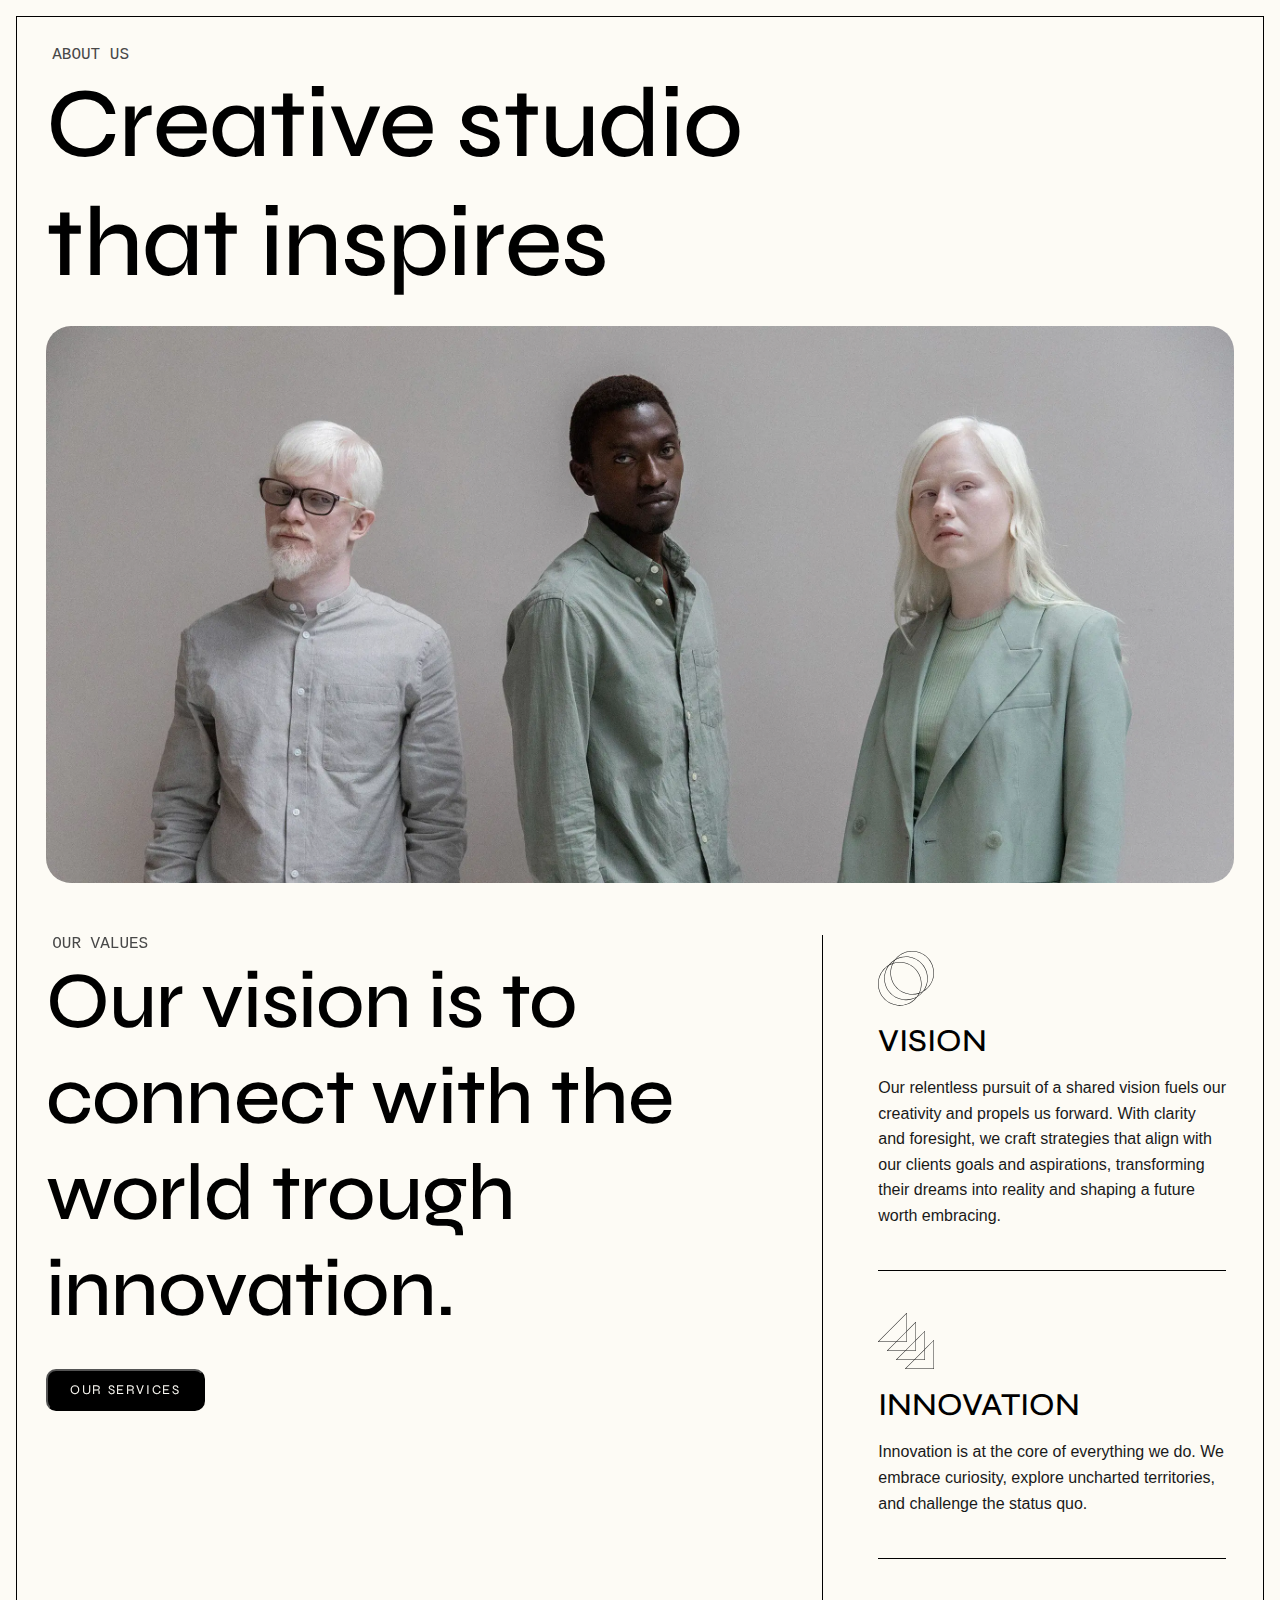
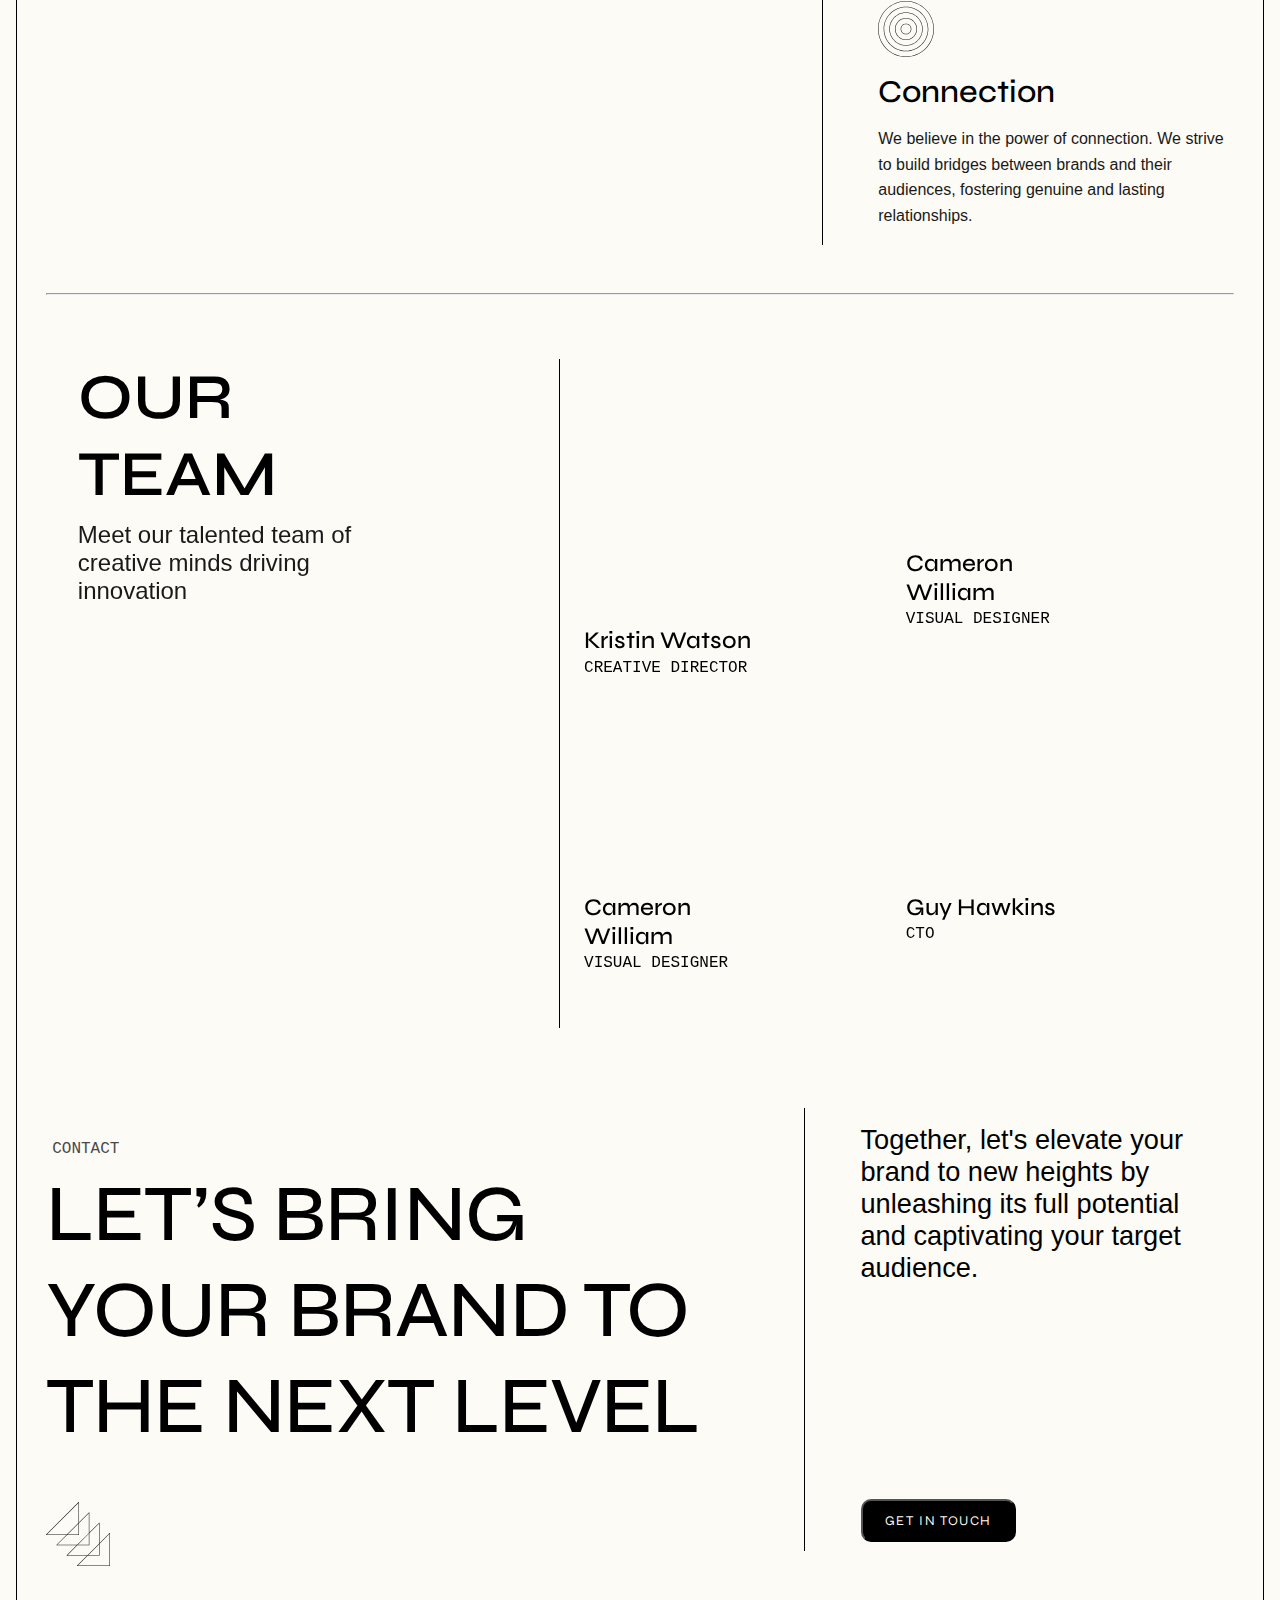
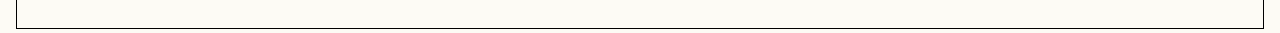
<file: index.html>
<!DOCTYPE html>
<html lang="en">

<head>
    <meta charset="UTF-8">
    <meta name="viewport" content="width=device-width, initial-scale=1.0">
    <title>Fylla Framer Website</title>
    <link rel="stylesheet" href="style.css">
    <link rel="preconnect" href="https://fonts.googleapis.com">
    <link rel="preconnect" href="https://fonts.gstatic.com" crossorigin>
    <link
        href="https://fonts.googleapis.com/css2?family=Atkinson+Hyperlegible+Mono:ital,wght@0,200..800;1,200..800&family=Syne:wght@400..800&display=swap"
        rel="stylesheet">
</head>

<body>

    <main>

        <section class="view-1">
            <div>
                <h1>About Us</h1>
                <h2>Creative studio <br> that inspires</h2>
            </div>
            <div class="pic">
                <img src="images/gMa1QTwfTREWorQeS8C1FpL4t8 (1).webp" alt="">
            </div>
        </section>

        <section class="view-2">
            <div class="top">

                <div class="text">
                    <div>
                        <p>OUR VALUES</p>
                        <h1>Our vision is to connect with the world trough innovation.</h1>

                    </div>

                    <button>OUR SERVICES</button>
                </div>

            </div>
            <div id="line"></div>
            <div class="bottom">
                <div class="box">
                    <svg viewBox="0 0 60 59" id="svg10492846895">
                        <path
                            d="M 60 23.371 C 60 10.485 49.52 0 36.64 0 C 35.747 0 34.855 0.052 33.967 0.155 C 33.077 0.257 32.198 0.41 31.326 0.613 C 30.455 0.818 29.6 1.071 28.758 1.373 C 27.916 1.675 27.094 2.026 26.293 2.423 C 25.49 2.819 24.715 3.261 23.964 3.748 C 23.213 4.233 22.492 4.761 21.802 5.331 C 21.112 5.899 20.457 6.506 19.836 7.152 C 19.215 7.796 18.634 8.473 18.092 9.185 C 15.498 10.729 13.285 12.698 11.452 15.095 C 10.584 15.611 9.751 16.179 8.957 16.801 C 8.162 17.424 7.411 18.096 6.704 18.816 C 5.997 19.535 5.339 20.299 4.73 21.104 C 4.122 21.91 3.566 22.75 3.067 23.627 C 2.567 24.505 2.126 25.411 1.744 26.344 C 1.361 27.28 1.04 28.234 0.782 29.21 C 0.522 30.186 0.328 31.175 0.197 32.176 C 0.067 33.177 0.002 34.183 0 35.193 C 0 48.079 10.48 58.563 23.36 58.563 C 24.255 58.563 25.145 58.511 26.035 58.409 C 26.923 58.306 27.802 58.153 28.674 57.949 C 29.545 57.746 30.4 57.493 31.242 57.189 C 32.084 56.887 32.906 56.538 33.707 56.141 C 34.51 55.744 35.285 55.303 36.036 54.816 C 36.787 54.33 37.508 53.803 38.198 53.233 C 38.888 52.664 39.543 52.057 40.164 51.413 C 40.785 50.768 41.366 50.089 41.908 49.377 C 44.5 47.834 46.714 45.864 48.548 43.468 C 49.416 42.953 50.249 42.384 51.043 41.761 C 51.838 41.139 52.589 40.468 53.296 39.747 C 54.003 39.027 54.661 38.264 55.27 37.46 C 55.878 36.654 56.434 35.813 56.933 34.935 C 57.433 34.058 57.874 33.152 58.256 32.218 C 58.639 31.284 58.96 30.328 59.218 29.352 C 59.478 28.376 59.672 27.388 59.803 26.387 C 59.933 25.386 59.998 24.38 60 23.371 Z M 17.206 10.419 C 16.626 11.289 16.107 12.193 15.647 13.133 C 14.665 13.479 13.709 13.887 12.78 14.361 C 14.084 12.855 15.561 11.541 17.206 10.419 Z M 36.634 46.171 C 24.067 46.171 13.842 35.941 13.842 23.368 C 13.842 21.677 14.028 20.006 14.402 18.356 C 14.774 16.706 15.325 15.118 16.053 13.591 C 18.423 12.787 20.859 12.387 23.36 12.39 C 35.925 12.39 46.152 22.619 46.152 35.193 C 46.154 36.884 45.967 38.556 45.595 40.207 C 45.223 41.857 44.674 43.446 43.945 44.973 C 41.577 45.777 39.141 46.176 36.64 46.174 Z M 43.582 45.681 C 42.986 46.828 42.298 47.915 41.517 48.944 C 39.772 49.973 37.921 50.754 35.964 51.287 C 34.009 51.819 32.018 52.085 29.992 52.082 C 17.424 52.082 7.2 41.854 7.2 29.279 C 7.199 28.046 7.297 26.82 7.496 25.603 C 7.694 24.386 7.99 23.193 8.384 22.023 C 8.777 20.854 9.262 19.725 9.839 18.634 C 10.418 17.544 11.079 16.509 11.825 15.526 C 12.935 14.873 14.092 14.317 15.296 13.861 C 13.945 16.886 13.271 20.053 13.272 23.366 C 13.272 36.252 23.753 46.737 36.632 46.737 C 39.005 46.74 41.325 46.388 43.59 45.683 Z M 46.71 35.19 C 46.71 22.304 36.23 11.819 23.35 11.819 C 20.981 11.818 18.666 12.17 16.402 12.875 C 17 11.73 17.688 10.641 18.467 9.612 C 20.213 8.583 22.065 7.802 24.02 7.27 C 25.975 6.737 27.966 6.473 29.992 6.476 C 42.559 6.476 52.784 16.704 52.784 29.277 C 52.786 30.51 52.687 31.736 52.489 32.953 C 52.29 34.172 51.994 35.365 51.602 36.534 C 51.208 37.704 50.723 38.833 50.145 39.923 C 49.568 41.014 48.905 42.049 48.159 43.031 C 47.05 43.685 45.892 44.239 44.688 44.696 C 46.041 41.674 46.718 38.506 46.718 35.193 Z M 23.36 57.995 C 10.791 57.995 0.568 47.765 0.568 35.193 C 0.568 34.266 0.624 33.343 0.737 32.421 C 0.849 31.502 1.018 30.593 1.242 29.693 C 1.466 28.792 1.744 27.91 2.074 27.045 C 2.406 26.179 2.789 25.337 3.224 24.517 C 3.657 23.699 4.139 22.909 4.669 22.149 C 5.199 21.389 5.775 20.665 6.393 19.975 C 7.012 19.285 7.671 18.634 8.369 18.026 C 9.066 17.416 9.8 16.851 10.566 16.33 C 9.284 18.247 8.309 20.307 7.64 22.514 C 6.972 24.719 6.639 26.975 6.642 29.281 C 6.642 42.166 17.12 52.651 30 52.651 C 31.839 52.653 33.652 52.44 35.442 52.01 C 37.23 51.581 38.943 50.95 40.582 50.113 C 40.048 50.729 39.485 51.316 38.889 51.872 C 38.295 52.428 37.671 52.95 37.02 53.44 C 36.368 53.929 35.692 54.381 34.993 54.797 C 34.292 55.215 33.573 55.592 32.831 55.932 C 32.09 56.271 31.334 56.568 30.56 56.826 C 29.787 57.084 29.004 57.3 28.207 57.474 C 27.411 57.647 26.607 57.777 25.797 57.865 C 24.987 57.953 24.175 57.995 23.36 57.995 Z M 42.786 48.142 C 43.368 47.274 43.887 46.368 44.345 45.428 C 45.332 45.084 46.29 44.675 47.22 44.201 C 45.916 45.708 44.439 47.02 42.794 48.142 Z M 49.427 42.232 C 50.709 40.316 51.685 38.254 52.353 36.049 C 53.02 33.842 53.354 31.586 53.352 29.28 C 53.352 16.394 42.873 5.913 29.992 5.913 C 28.154 5.91 26.34 6.122 24.552 6.552 C 22.762 6.981 21.05 7.613 19.412 8.45 C 19.944 7.834 20.508 7.247 21.104 6.69 C 21.7 6.133 22.324 5.611 22.975 5.121 C 23.627 4.632 24.305 4.18 25.004 3.762 C 25.705 3.346 26.426 2.969 27.167 2.629 C 27.909 2.29 28.666 1.991 29.438 1.735 C 30.211 1.477 30.996 1.261 31.793 1.087 C 32.589 0.915 33.393 0.784 34.203 0.698 C 35.013 0.61 35.825 0.568 36.64 0.568 C 49.205 0.568 59.432 10.796 59.432 23.371 C 59.432 24.297 59.376 25.221 59.263 26.141 C 59.151 27.061 58.982 27.971 58.758 28.871 C 58.534 29.77 58.256 30.652 57.926 31.519 C 57.594 32.384 57.211 33.225 56.778 34.045 C 56.343 34.863 55.861 35.653 55.331 36.413 C 54.801 37.173 54.225 37.898 53.607 38.589 C 52.988 39.279 52.329 39.928 51.631 40.538 C 50.934 41.147 50.2 41.711 49.434 42.232 Z"
                            fill="var(--token-efbc6c56-80fe-4475-9b37-9684d6e92632, rgb(25, 25, 25))"></path>
                    </svg>
                    <h1>VISION</h1>
                    <h2>Our relentless pursuit of a shared vision fuels our creativity and propels us forward. With
                        clarity and foresight, we craft strategies that align with our clients goals and aspirations,
                        transforming their dreams into reality and shaping a future worth embracing.</h2>
                </div>
                <div id="line"></div>
                <div class="box">
                    <svg viewBox="0 0 60 61" id="svg8805052374">
                        <path
                            d="M 59.85 29.056 C 59.75 29.014 59.66 29.031 59.584 29.107 L 50.317 38.374 L 50.317 19.597 C 50.317 19.489 50.266 19.414 50.166 19.373 C 50.065 19.331 49.976 19.348 49.9 19.425 L 40.633 28.692 L 40.633 9.914 C 40.625 9.812 40.574 9.742 40.48 9.706 C 40.384 9.669 40.3 9.684 40.225 9.753 L 30.958 19.02 L 30.958 0.242 C 30.955 0.136 30.905 0.063 30.808 0.022 C 30.71 -0.019 30.622 -0.003 30.545 0.07 L 0.07 30.558 C -0.003 30.635 -0.019 30.722 0.022 30.819 C 0.063 30.918 0.136 30.968 0.242 30.969 L 19.009 30.969 L 9.753 40.236 C 9.676 40.313 9.659 40.402 9.7 40.502 C 9.742 40.602 9.817 40.652 9.925 40.652 L 28.688 40.652 L 19.429 49.919 C 19.353 49.997 19.336 50.084 19.376 50.184 C 19.418 50.284 19.492 50.334 19.601 50.334 L 38.368 50.334 L 29.107 59.601 C 29.032 59.679 29.014 59.767 29.056 59.867 C 29.096 59.967 29.171 60.017 29.279 60.017 L 59.756 60.017 C 59.823 60.017 59.881 59.993 59.928 59.947 C 59.976 59.898 60 59.842 60 59.773 L 60 29.29 C 60.004 29.178 59.954 29.1 59.85 29.056 Z M 0.832 30.481 L 30.475 0.832 L 30.475 19.508 L 19.497 30.481 Z M 30.475 20.187 L 30.475 30.481 L 20.186 30.481 Z M 10.511 40.165 L 19.698 30.969 L 30.719 30.969 C 30.786 30.969 30.844 30.946 30.891 30.899 C 30.939 30.85 30.963 30.792 30.963 30.725 L 30.963 19.704 L 40.155 10.51 L 40.155 29.184 L 29.179 40.165 Z M 40.155 29.872 L 40.155 40.164 L 29.865 40.164 Z M 20.189 49.845 L 29.378 40.653 L 40.398 40.653 C 40.466 40.653 40.522 40.63 40.57 40.581 C 40.617 40.534 40.642 40.477 40.642 40.409 L 40.642 29.384 L 49.833 20.187 L 49.833 38.862 L 38.859 49.845 Z M 49.832 39.553 L 49.832 49.845 L 39.545 49.845 Z M 59.512 59.525 L 29.873 59.525 L 39.06 50.333 L 50.076 50.333 C 50.144 50.333 50.201 50.309 50.25 50.261 C 50.297 50.214 50.32 50.156 50.32 50.089 L 50.32 39.065 L 59.512 29.872 Z"
                            fill="var(--token-efbc6c56-80fe-4475-9b37-9684d6e92632, rgb(25, 25, 25))"></path>
                    </svg>
                    <h1>INNOVATION</h1>
                    <h2>Innovation is at the core of everything we do. We embrace curiosity, explore uncharted
                        territories, and challenge the status quo.</h2>
                </div>
                <div id="line"></div>
                <div class="box">
                    <svg viewBox="0 0 60 60" id="svg10648148794">
                        <path
                            d="M 30 60.002 C 13.457 60.002 0 46.543 0 30.002 C 0 13.46 13.457 0 30 0 C 46.543 0 60 13.459 60 30.002 C 60 46.544 46.541 60.002 30 60.002 Z M 30 0.589 C 13.784 0.589 0.587 13.785 0.587 30.002 C 0.587 46.219 13.784 59.412 30 59.412 C 46.218 59.412 59.411 46.219 59.411 30.002 C 59.411 13.785 46.218 0.589 30 0.589 Z M 30 53.941 C 16.799 53.941 6.062 43.201 6.062 30.002 C 6.062 16.802 16.799 6.064 30 6.064 C 43.201 6.064 53.939 16.801 53.939 30.002 C 53.939 43.202 43.199 53.941 30 53.941 Z M 30 6.653 C 17.126 6.653 6.651 17.127 6.651 30.002 C 6.651 42.878 17.126 53.352 30 53.352 C 42.876 53.352 53.35 42.876 53.35 30.002 C 53.35 17.129 42.874 6.653 30 6.653 Z M 30 47.877 C 29.416 47.877 28.831 47.849 28.248 47.791 C 27.666 47.734 27.088 47.649 26.513 47.534 C 25.939 47.419 25.371 47.277 24.811 47.109 C 24.25 46.938 23.7 46.741 23.16 46.516 C 22.618 46.293 22.089 46.043 21.572 45.766 C 21.057 45.491 20.555 45.19 20.068 44.865 C 19.582 44.54 19.111 44.191 18.658 43.82 C 18.207 43.449 17.772 43.056 17.358 42.642 C 16.944 42.228 16.552 41.795 16.18 41.342 C 15.809 40.89 15.46 40.42 15.135 39.932 C 14.81 39.446 14.51 38.945 14.234 38.428 C 13.957 37.912 13.707 37.382 13.484 36.842 C 13.259 36.301 13.062 35.751 12.891 35.19 C 12.723 34.629 12.581 34.062 12.466 33.489 C 12.351 32.914 12.266 32.336 12.209 31.753 C 12.151 31.17 12.123 30.586 12.123 30 C 12.123 29.416 12.151 28.831 12.209 28.249 C 12.265 27.666 12.351 27.088 12.465 26.513 C 12.581 25.939 12.721 25.372 12.891 24.811 C 13.062 24.252 13.259 23.7 13.482 23.16 C 13.707 22.619 13.957 22.09 14.234 21.574 C 14.509 21.057 14.81 20.555 15.135 20.069 C 15.46 19.582 15.809 19.113 16.18 18.66 C 16.551 18.207 16.944 17.774 17.358 17.36 C 17.772 16.946 18.205 16.554 18.658 16.182 C 19.11 15.81 19.58 15.462 20.068 15.137 C 20.554 14.812 21.055 14.51 21.572 14.235 C 22.088 13.959 22.618 13.709 23.158 13.485 C 23.699 13.26 24.249 13.063 24.81 12.893 C 25.371 12.724 25.938 12.582 26.511 12.468 C 27.086 12.353 27.664 12.267 28.247 12.21 C 28.83 12.153 29.414 12.124 29.998 12.124 C 30.584 12.124 31.169 12.153 31.751 12.21 C 32.334 12.267 32.912 12.353 33.487 12.467 C 34.061 12.582 34.628 12.723 35.189 12.893 C 35.748 13.063 36.3 13.26 36.84 13.484 C 37.381 13.709 37.91 13.959 38.426 14.235 C 38.943 14.51 39.445 14.812 39.931 15.137 C 40.418 15.462 40.887 15.81 41.34 16.182 C 41.793 16.554 42.226 16.946 42.64 17.36 C 43.054 17.774 43.446 18.207 43.818 18.66 C 44.19 19.113 44.538 19.582 44.863 20.069 C 45.188 20.557 45.49 21.058 45.765 21.574 C 46.041 22.091 46.291 22.619 46.515 23.16 C 46.74 23.702 46.937 24.252 47.107 24.813 C 47.276 25.372 47.418 25.939 47.532 26.514 C 47.646 27.089 47.732 27.667 47.79 28.25 C 47.847 28.833 47.876 29.417 47.876 30.002 C 47.876 30.588 47.846 31.172 47.788 31.753 C 47.73 32.336 47.644 32.914 47.529 33.487 C 47.415 34.062 47.272 34.629 47.102 35.189 C 46.932 35.748 46.733 36.3 46.51 36.84 C 46.285 37.381 46.035 37.909 45.759 38.425 C 45.484 38.94 45.182 39.442 44.857 39.928 C 44.532 40.415 44.184 40.884 43.812 41.337 C 43.441 41.788 43.048 42.223 42.634 42.635 C 42.221 43.049 41.787 43.443 41.335 43.813 C 40.882 44.185 40.413 44.534 39.926 44.859 C 39.44 45.184 38.939 45.485 38.423 45.76 C 37.907 46.037 37.379 46.287 36.839 46.512 C 36.298 46.735 35.747 46.934 35.187 47.104 C 34.628 47.274 34.061 47.416 33.486 47.53 C 32.912 47.646 32.334 47.732 31.751 47.79 C 31.17 47.848 30.586 47.877 30 47.877 Z M 30 12.715 C 29.434 12.715 28.869 12.742 28.306 12.798 C 27.742 12.853 27.183 12.935 26.628 13.046 C 26.072 13.157 25.524 13.295 24.981 13.459 C 24.439 13.623 23.908 13.813 23.385 14.031 C 22.861 14.246 22.35 14.488 21.85 14.756 C 21.35 15.023 20.866 15.313 20.396 15.627 C 19.924 15.943 19.471 16.279 19.032 16.638 C 18.594 16.998 18.176 17.377 17.776 17.777 C 17.374 18.177 16.994 18.598 16.635 19.035 C 16.277 19.472 15.94 19.927 15.626 20.397 C 15.31 20.868 15.019 21.354 14.752 21.852 C 14.485 22.352 14.245 22.863 14.027 23.386 C 13.81 23.91 13.62 24.443 13.455 24.983 C 13.291 25.525 13.154 26.074 13.043 26.63 C 12.934 27.185 12.849 27.744 12.795 28.308 C 12.738 28.87 12.712 29.436 12.712 30.002 C 12.712 30.569 12.738 31.133 12.795 31.697 C 12.849 32.261 12.932 32.82 13.043 33.375 C 13.154 33.93 13.291 34.48 13.455 35.02 C 13.62 35.562 13.81 36.095 14.027 36.618 C 14.243 37.14 14.485 37.653 14.752 38.151 C 15.019 38.651 15.31 39.136 15.624 39.607 C 15.94 40.078 16.276 40.532 16.635 40.97 C 16.994 41.407 17.374 41.826 17.774 42.226 C 18.176 42.628 18.594 43.007 19.032 43.367 C 19.469 43.726 19.924 44.062 20.394 44.376 C 20.864 44.691 21.35 44.982 21.849 45.249 C 22.349 45.516 22.86 45.757 23.383 45.974 C 23.907 46.191 24.439 46.382 24.98 46.546 C 25.522 46.71 26.07 46.848 26.627 46.959 C 27.181 47.068 27.741 47.151 28.305 47.207 C 28.869 47.262 29.433 47.29 29.998 47.29 C 30.566 47.29 31.13 47.262 31.694 47.207 C 32.258 47.151 32.817 47.068 33.372 46.959 C 33.928 46.848 34.476 46.71 35.017 46.546 C 35.559 46.382 36.092 46.191 36.615 45.974 C 37.139 45.757 37.65 45.516 38.148 45.249 C 38.648 44.982 39.132 44.691 39.604 44.377 C 40.074 44.062 40.529 43.726 40.967 43.367 C 41.404 43.007 41.823 42.628 42.223 42.228 C 42.624 41.826 43.004 41.407 43.363 40.97 C 43.723 40.532 44.059 40.078 44.374 39.607 C 44.688 39.136 44.979 38.651 45.246 38.151 C 45.513 37.653 45.754 37.142 45.971 36.618 C 46.188 36.095 46.379 35.562 46.543 35.02 C 46.707 34.48 46.844 33.93 46.955 33.375 C 47.065 32.82 47.149 32.261 47.204 31.697 C 47.26 31.133 47.287 30.569 47.287 30.002 C 47.287 29.436 47.258 28.872 47.202 28.308 C 47.146 27.745 47.063 27.186 46.952 26.631 C 46.841 26.075 46.704 25.528 46.538 24.986 C 46.374 24.444 46.183 23.913 45.966 23.389 C 45.749 22.868 45.507 22.357 45.24 21.857 C 44.973 21.358 44.682 20.872 44.368 20.402 C 44.054 19.932 43.716 19.479 43.357 19.041 C 42.998 18.604 42.618 18.183 42.218 17.783 C 41.818 17.384 41.399 17.004 40.962 16.644 C 40.524 16.285 40.071 15.949 39.599 15.634 C 39.129 15.32 38.645 15.029 38.146 14.762 C 37.646 14.495 37.136 14.252 36.614 14.035 C 36.09 13.818 35.557 13.627 35.017 13.463 C 34.475 13.299 33.926 13.16 33.372 13.049 C 32.817 12.938 32.258 12.856 31.695 12.799 C 31.131 12.743 30.567 12.715 30 12.715 Z M 30 41.815 C 29.614 41.815 29.228 41.796 28.842 41.757 C 28.458 41.72 28.075 41.663 27.695 41.588 C 27.316 41.512 26.941 41.418 26.57 41.306 C 26.2 41.193 25.836 41.063 25.48 40.915 C 25.122 40.768 24.772 40.603 24.431 40.42 C 24.089 40.237 23.758 40.038 23.436 39.824 C 23.114 39.609 22.803 39.379 22.505 39.134 C 22.207 38.887 21.919 38.628 21.646 38.354 C 21.372 38.081 21.113 37.795 20.868 37.495 C 20.622 37.196 20.391 36.886 20.177 36.564 C 19.961 36.243 19.763 35.911 19.58 35.57 C 19.397 35.229 19.233 34.879 19.085 34.522 C 18.936 34.164 18.807 33.8 18.694 33.429 C 18.582 33.059 18.488 32.686 18.413 32.306 C 18.336 31.926 18.28 31.544 18.243 31.159 C 18.204 30.773 18.185 30.387 18.185 30 C 18.185 29.614 18.204 29.228 18.243 28.842 C 18.28 28.458 18.336 28.075 18.411 27.695 C 18.488 27.316 18.582 26.942 18.694 26.572 C 18.807 26.202 18.936 25.838 19.085 25.48 C 19.232 25.122 19.397 24.774 19.58 24.431 C 19.763 24.091 19.961 23.76 20.175 23.438 C 20.391 23.116 20.621 22.805 20.866 22.507 C 21.111 22.207 21.372 21.921 21.646 21.647 C 21.919 21.374 22.205 21.114 22.503 20.869 C 22.803 20.622 23.114 20.393 23.435 20.177 C 23.757 19.963 24.089 19.765 24.43 19.582 C 24.771 19.399 25.121 19.235 25.478 19.086 C 25.836 18.938 26.199 18.808 26.569 18.696 C 26.939 18.583 27.314 18.49 27.694 18.413 C 28.073 18.338 28.456 18.282 28.841 18.244 C 29.227 18.205 29.612 18.187 29.998 18.187 C 30.386 18.187 30.772 18.205 31.158 18.244 C 31.542 18.282 31.925 18.338 32.305 18.413 C 32.683 18.49 33.058 18.583 33.428 18.696 C 33.798 18.808 34.162 18.938 34.52 19.086 C 34.878 19.233 35.226 19.399 35.568 19.582 C 35.909 19.765 36.24 19.963 36.562 20.177 C 36.884 20.393 37.195 20.622 37.493 20.868 C 37.793 21.114 38.079 21.374 38.353 21.647 C 38.626 21.921 38.885 22.207 39.131 22.507 C 39.376 22.805 39.607 23.116 39.821 23.438 C 40.037 23.76 40.235 24.091 40.418 24.431 C 40.601 24.774 40.765 25.122 40.913 25.48 C 41.062 25.838 41.192 26.202 41.304 26.572 C 41.417 26.942 41.51 27.317 41.585 27.697 C 41.662 28.077 41.718 28.459 41.756 28.844 C 41.795 29.23 41.813 29.616 41.813 30.002 C 41.812 30.389 41.793 30.775 41.756 31.159 C 41.717 31.544 41.66 31.926 41.584 32.306 C 41.509 32.684 41.413 33.059 41.301 33.429 C 41.188 33.8 41.059 34.164 40.91 34.52 C 40.762 34.878 40.596 35.226 40.415 35.568 C 40.232 35.909 40.034 36.24 39.818 36.562 C 39.603 36.882 39.373 37.193 39.128 37.492 C 38.882 37.792 38.623 38.078 38.35 38.351 C 38.076 38.624 37.79 38.884 37.49 39.129 C 37.192 39.374 36.881 39.604 36.561 39.82 C 36.239 40.035 35.907 40.234 35.567 40.415 C 35.225 40.598 34.876 40.763 34.518 40.912 C 34.162 41.06 33.798 41.19 33.428 41.302 C 33.058 41.415 32.683 41.51 32.305 41.585 C 31.925 41.662 31.542 41.718 31.158 41.757 C 30.773 41.795 30.387 41.813 30 41.815 Z M 30 18.777 C 29.633 18.777 29.266 18.796 28.9 18.832 C 28.535 18.868 28.17 18.921 27.811 18.993 C 27.45 19.065 27.094 19.154 26.742 19.26 C 26.389 19.368 26.044 19.491 25.705 19.632 C 25.364 19.772 25.033 19.929 24.708 20.102 C 24.385 20.275 24.069 20.465 23.764 20.669 C 23.458 20.872 23.163 21.091 22.879 21.325 C 22.594 21.558 22.322 21.805 22.063 22.064 C 21.802 22.325 21.555 22.597 21.322 22.882 C 21.09 23.164 20.871 23.46 20.666 23.766 C 20.461 24.072 20.274 24.386 20.101 24.711 C 19.927 25.035 19.769 25.367 19.629 25.706 C 19.488 26.045 19.365 26.392 19.258 26.744 C 19.151 27.095 19.062 27.452 18.99 27.813 C 18.918 28.173 18.865 28.536 18.829 28.902 C 18.793 29.267 18.774 29.634 18.774 30.002 C 18.774 30.37 18.793 30.736 18.829 31.103 C 18.865 31.469 18.918 31.831 18.99 32.192 C 19.062 32.553 19.151 32.909 19.257 33.261 C 19.365 33.612 19.488 33.958 19.629 34.298 C 19.769 34.637 19.926 34.97 20.099 35.293 C 20.272 35.618 20.461 35.932 20.666 36.239 C 20.871 36.543 21.09 36.839 21.322 37.123 C 21.555 37.407 21.802 37.679 22.061 37.939 C 22.322 38.2 22.594 38.446 22.879 38.679 C 23.163 38.912 23.457 39.131 23.763 39.335 C 24.069 39.54 24.383 39.728 24.708 39.901 C 25.032 40.074 25.364 40.232 25.703 40.373 C 26.042 40.513 26.389 40.637 26.741 40.743 C 27.092 40.851 27.449 40.94 27.81 41.012 C 28.17 41.084 28.533 41.137 28.899 41.173 C 29.264 41.209 29.631 41.227 29.998 41.227 C 30.367 41.227 30.733 41.209 31.1 41.173 C 31.466 41.137 31.828 41.084 32.189 41.012 C 32.55 40.94 32.906 40.851 33.258 40.743 C 33.609 40.637 33.955 40.513 34.295 40.373 C 34.634 40.232 34.967 40.074 35.29 39.901 C 35.615 39.729 35.929 39.54 36.236 39.335 C 36.54 39.131 36.836 38.912 37.12 38.679 C 37.404 38.446 37.676 38.2 37.937 37.94 C 38.196 37.679 38.443 37.407 38.676 37.123 C 38.909 36.839 39.128 36.545 39.332 36.239 C 39.537 35.932 39.726 35.618 39.898 35.293 C 40.071 34.97 40.229 34.637 40.37 34.298 C 40.51 33.958 40.634 33.612 40.74 33.261 C 40.848 32.909 40.937 32.553 41.009 32.192 C 41.081 31.831 41.134 31.469 41.17 31.103 C 41.206 30.736 41.224 30.37 41.224 30.002 C 41.224 29.634 41.206 29.269 41.17 28.902 C 41.132 28.536 41.079 28.173 41.007 27.813 C 40.934 27.453 40.845 27.097 40.739 26.745 C 40.631 26.394 40.507 26.049 40.367 25.708 C 40.226 25.369 40.068 25.038 39.895 24.713 C 39.721 24.389 39.534 24.075 39.329 23.769 C 39.125 23.464 38.906 23.169 38.673 22.885 C 38.44 22.6 38.193 22.328 37.934 22.069 C 37.673 21.808 37.401 21.563 37.118 21.329 C 36.834 21.096 36.539 20.877 36.234 20.672 C 35.928 20.469 35.614 20.28 35.289 20.107 C 34.965 19.933 34.634 19.775 34.294 19.635 C 33.955 19.494 33.609 19.371 33.258 19.263 C 32.906 19.157 32.55 19.068 32.189 18.994 C 31.83 18.922 31.466 18.869 31.1 18.832 C 30.734 18.796 30.369 18.777 30 18.777 Z M 30 35.753 C 29.623 35.753 29.248 35.717 28.878 35.642 C 28.508 35.568 28.148 35.459 27.8 35.315 C 27.452 35.17 27.119 34.993 26.805 34.784 C 26.492 34.575 26.202 34.336 25.935 34.068 C 25.667 33.801 25.428 33.511 25.219 33.197 C 25.01 32.883 24.831 32.551 24.688 32.203 C 24.542 31.855 24.435 31.494 24.36 31.123 C 24.286 30.753 24.25 30.38 24.25 30.002 C 24.25 29.625 24.286 29.25 24.36 28.88 C 24.435 28.509 24.542 28.15 24.688 27.802 C 24.831 27.453 25.01 27.12 25.219 26.806 C 25.428 26.494 25.667 26.203 25.935 25.936 C 26.202 25.669 26.492 25.43 26.805 25.221 C 27.119 25.011 27.452 24.833 27.8 24.689 C 28.148 24.544 28.508 24.436 28.878 24.361 C 29.248 24.288 29.623 24.252 30 24.252 C 30.378 24.252 30.751 24.288 31.122 24.361 C 31.494 24.436 31.853 24.544 32.201 24.689 C 32.55 24.833 32.881 25.011 33.195 25.221 C 33.509 25.43 33.8 25.669 34.067 25.936 C 34.334 26.203 34.573 26.494 34.783 26.806 C 34.992 27.12 35.168 27.453 35.314 27.802 C 35.457 28.15 35.567 28.509 35.64 28.88 C 35.715 29.25 35.751 29.625 35.751 30.002 C 35.751 30.38 35.714 30.753 35.64 31.123 C 35.565 31.494 35.457 31.853 35.312 32.201 C 35.167 32.551 34.99 32.883 34.781 33.195 C 34.57 33.509 34.333 33.8 34.065 34.067 C 33.798 34.334 33.508 34.572 33.194 34.783 C 32.881 34.992 32.55 35.168 32.2 35.314 C 31.851 35.459 31.492 35.567 31.122 35.642 C 30.751 35.715 30.378 35.753 30 35.753 Z M 30 24.841 C 29.661 24.841 29.327 24.874 28.994 24.939 C 28.661 25.005 28.339 25.103 28.025 25.233 C 27.713 25.363 27.414 25.522 27.133 25.71 C 26.852 25.899 26.591 26.113 26.35 26.352 C 26.111 26.592 25.897 26.853 25.708 27.135 C 25.521 27.416 25.361 27.714 25.232 28.027 C 25.102 28.339 25.003 28.663 24.938 28.995 C 24.872 29.328 24.839 29.663 24.839 30.002 C 24.839 30.341 24.872 30.677 24.938 31.009 C 25.003 31.342 25.102 31.664 25.232 31.978 C 25.361 32.291 25.521 32.589 25.708 32.87 C 25.897 33.151 26.111 33.412 26.35 33.653 C 26.591 33.892 26.852 34.106 27.133 34.294 C 27.414 34.483 27.713 34.642 28.025 34.772 C 28.339 34.901 28.661 34.998 28.994 35.065 C 29.327 35.131 29.661 35.164 30 35.164 C 30.339 35.164 30.675 35.131 31.008 35.065 C 31.341 34.998 31.662 34.901 31.977 34.772 C 32.289 34.642 32.587 34.483 32.869 34.294 C 33.15 34.106 33.411 33.892 33.651 33.653 C 33.89 33.412 34.105 33.151 34.292 32.87 C 34.481 32.589 34.64 32.291 34.77 31.978 C 34.9 31.664 34.997 31.342 35.064 31.009 C 35.129 30.677 35.162 30.341 35.162 30.002 C 35.162 29.663 35.129 29.328 35.062 28.995 C 34.997 28.663 34.898 28.341 34.769 28.028 C 34.639 27.714 34.48 27.417 34.292 27.136 C 34.103 26.853 33.889 26.592 33.65 26.353 C 33.409 26.114 33.15 25.9 32.867 25.711 C 32.586 25.524 32.289 25.364 31.975 25.235 C 31.662 25.105 31.339 25.007 31.008 24.941 C 30.675 24.874 30.339 24.841 30 24.841 Z"
                            fill="var(--token-efbc6c56-80fe-4475-9b37-9684d6e92632, rgb(25, 25, 25))"></path>
                    </svg>
                    <h1>Connection</h1>
                    <h2>We believe in the power of connection. We strive to build bridges between brands and their
                        audiences, fostering genuine and lasting relationships.</h2>
                </div>
            </div>

        </section>
        <hr>
        <section class="view-3">

            <div class="info">
                <h1>OUR TEAM</h1>
                <h2>Meet our talented team of creative minds driving innovation</h2>
            </div>
            <div id="line"></div>
            <div class="videoes">
                <div class="character">
                    <video width="320" height="240"
                        src="https://framerusercontent.com/assets/EWKyVn3Xgo37TO7FLVqDczx7c.mp4" loop="" preload="auto"
                        playsinline="" autoplay="" he muted></video>
                    <h1>Kristin Watson</h1>
                    <h2>Creative Director</h2>
                </div>
                <div class="character">
                    <video src="https://framerusercontent.com/assets/4VtDUHNewy4UgoxJDK6CAKSJML4.mp4" loop=""
                        preload="auto" muted="" playsinline="" autoplay=""></video>
                    <h1>Cameron William </h1>
                    <h2>Visual Designer</h2>
                </div>
                <div class="character">
                    <video src="https://framerusercontent.com/assets/4VtDUHNewy4UgoxJDK6CAKSJML4.mp4" loop=""
                        preload="auto" muted="" playsinline="" autoplay=""></video>
                    <h1>Cameron William </h1>
                    <h2>Visual Designer</h2>
                </div>
                <div class="character">
                    <video src="https://framerusercontent.com/assets/5AhbWLTN6huw5GjliLjNaZJDWPM.mp4" loop=""
                        preload="auto" muted="" playsinline="" autoplay=""></video>
                    <h1>Guy Hawkins</h1>
                    <h2>CTO</h2>
                </div>

            </div>

        </section>
        <section class="view-4">

            <div class="title">
                <svg viewBox="0 0 60 61" id="svg8805052374">
                    <path
                        d="M 59.85 29.056 C 59.75 29.014 59.66 29.031 59.584 29.107 L 50.317 38.374 L 50.317 19.597 C 50.317 19.489 50.266 19.414 50.166 19.373 C 50.065 19.331 49.976 19.348 49.9 19.425 L 40.633 28.692 L 40.633 9.914 C 40.625 9.812 40.574 9.742 40.48 9.706 C 40.384 9.669 40.3 9.684 40.225 9.753 L 30.958 19.02 L 30.958 0.242 C 30.955 0.136 30.905 0.063 30.808 0.022 C 30.71 -0.019 30.622 -0.003 30.545 0.07 L 0.07 30.558 C -0.003 30.635 -0.019 30.722 0.022 30.819 C 0.063 30.918 0.136 30.968 0.242 30.969 L 19.009 30.969 L 9.753 40.236 C 9.676 40.313 9.659 40.402 9.7 40.502 C 9.742 40.602 9.817 40.652 9.925 40.652 L 28.688 40.652 L 19.429 49.919 C 19.353 49.997 19.336 50.084 19.376 50.184 C 19.418 50.284 19.492 50.334 19.601 50.334 L 38.368 50.334 L 29.107 59.601 C 29.032 59.679 29.014 59.767 29.056 59.867 C 29.096 59.967 29.171 60.017 29.279 60.017 L 59.756 60.017 C 59.823 60.017 59.881 59.993 59.928 59.947 C 59.976 59.898 60 59.842 60 59.773 L 60 29.29 C 60.004 29.178 59.954 29.1 59.85 29.056 Z M 0.832 30.481 L 30.475 0.832 L 30.475 19.508 L 19.497 30.481 Z M 30.475 20.187 L 30.475 30.481 L 20.186 30.481 Z M 10.511 40.165 L 19.698 30.969 L 30.719 30.969 C 30.786 30.969 30.844 30.946 30.891 30.899 C 30.939 30.85 30.963 30.792 30.963 30.725 L 30.963 19.704 L 40.155 10.51 L 40.155 29.184 L 29.179 40.165 Z M 40.155 29.872 L 40.155 40.164 L 29.865 40.164 Z M 20.189 49.845 L 29.378 40.653 L 40.398 40.653 C 40.466 40.653 40.522 40.63 40.57 40.581 C 40.617 40.534 40.642 40.477 40.642 40.409 L 40.642 29.384 L 49.833 20.187 L 49.833 38.862 L 38.859 49.845 Z M 49.832 39.553 L 49.832 49.845 L 39.545 49.845 Z M 59.512 59.525 L 29.873 59.525 L 39.06 50.333 L 50.076 50.333 C 50.144 50.333 50.201 50.309 50.25 50.261 C 50.297 50.214 50.32 50.156 50.32 50.089 L 50.32 39.065 L 59.512 29.872 Z"
                        fill="var(--token-efbc6c56-80fe-4475-9b37-9684d6e92632, rgb(25, 25, 25))"></path>
                </svg>
                <div class="sub-title">
                    <h2>CONTACT</h2>
                    <h1>Let’s bring your brand to the next level</h1>
                </div>
                <svg class="innovationsvg" viewBox="0 0 60 61" id="svg8805052374">
                    <path
                        d="M 59.85 29.056 C 59.75 29.014 59.66 29.031 59.584 29.107 L 50.317 38.374 L 50.317 19.597 C 50.317 19.489 50.266 19.414 50.166 19.373 C 50.065 19.331 49.976 19.348 49.9 19.425 L 40.633 28.692 L 40.633 9.914 C 40.625 9.812 40.574 9.742 40.48 9.706 C 40.384 9.669 40.3 9.684 40.225 9.753 L 30.958 19.02 L 30.958 0.242 C 30.955 0.136 30.905 0.063 30.808 0.022 C 30.71 -0.019 30.622 -0.003 30.545 0.07 L 0.07 30.558 C -0.003 30.635 -0.019 30.722 0.022 30.819 C 0.063 30.918 0.136 30.968 0.242 30.969 L 19.009 30.969 L 9.753 40.236 C 9.676 40.313 9.659 40.402 9.7 40.502 C 9.742 40.602 9.817 40.652 9.925 40.652 L 28.688 40.652 L 19.429 49.919 C 19.353 49.997 19.336 50.084 19.376 50.184 C 19.418 50.284 19.492 50.334 19.601 50.334 L 38.368 50.334 L 29.107 59.601 C 29.032 59.679 29.014 59.767 29.056 59.867 C 29.096 59.967 29.171 60.017 29.279 60.017 L 59.756 60.017 C 59.823 60.017 59.881 59.993 59.928 59.947 C 59.976 59.898 60 59.842 60 59.773 L 60 29.29 C 60.004 29.178 59.954 29.1 59.85 29.056 Z M 0.832 30.481 L 30.475 0.832 L 30.475 19.508 L 19.497 30.481 Z M 30.475 20.187 L 30.475 30.481 L 20.186 30.481 Z M 10.511 40.165 L 19.698 30.969 L 30.719 30.969 C 30.786 30.969 30.844 30.946 30.891 30.899 C 30.939 30.85 30.963 30.792 30.963 30.725 L 30.963 19.704 L 40.155 10.51 L 40.155 29.184 L 29.179 40.165 Z M 40.155 29.872 L 40.155 40.164 L 29.865 40.164 Z M 20.189 49.845 L 29.378 40.653 L 40.398 40.653 C 40.466 40.653 40.522 40.63 40.57 40.581 C 40.617 40.534 40.642 40.477 40.642 40.409 L 40.642 29.384 L 49.833 20.187 L 49.833 38.862 L 38.859 49.845 Z M 49.832 39.553 L 49.832 49.845 L 39.545 49.845 Z M 59.512 59.525 L 29.873 59.525 L 39.06 50.333 L 50.076 50.333 C 50.144 50.333 50.201 50.309 50.25 50.261 C 50.297 50.214 50.32 50.156 50.32 50.089 L 50.32 39.065 L 59.512 29.872 Z"
                        fill="var(--token-efbc6c56-80fe-4475-9b37-9684d6e92632, rgb(25, 25, 25))"></path>
                </svg>
            </div>

            <div id="line"></div>
            <div class="para">
                <p>Together, let's elevate your brand to new heights by unleashing its full potential and captivating
                    your target audience.</p>
                <button>GET IN TOUCH</button>
            </div>
        </section>
    </main>

</body>

</html>
</file>
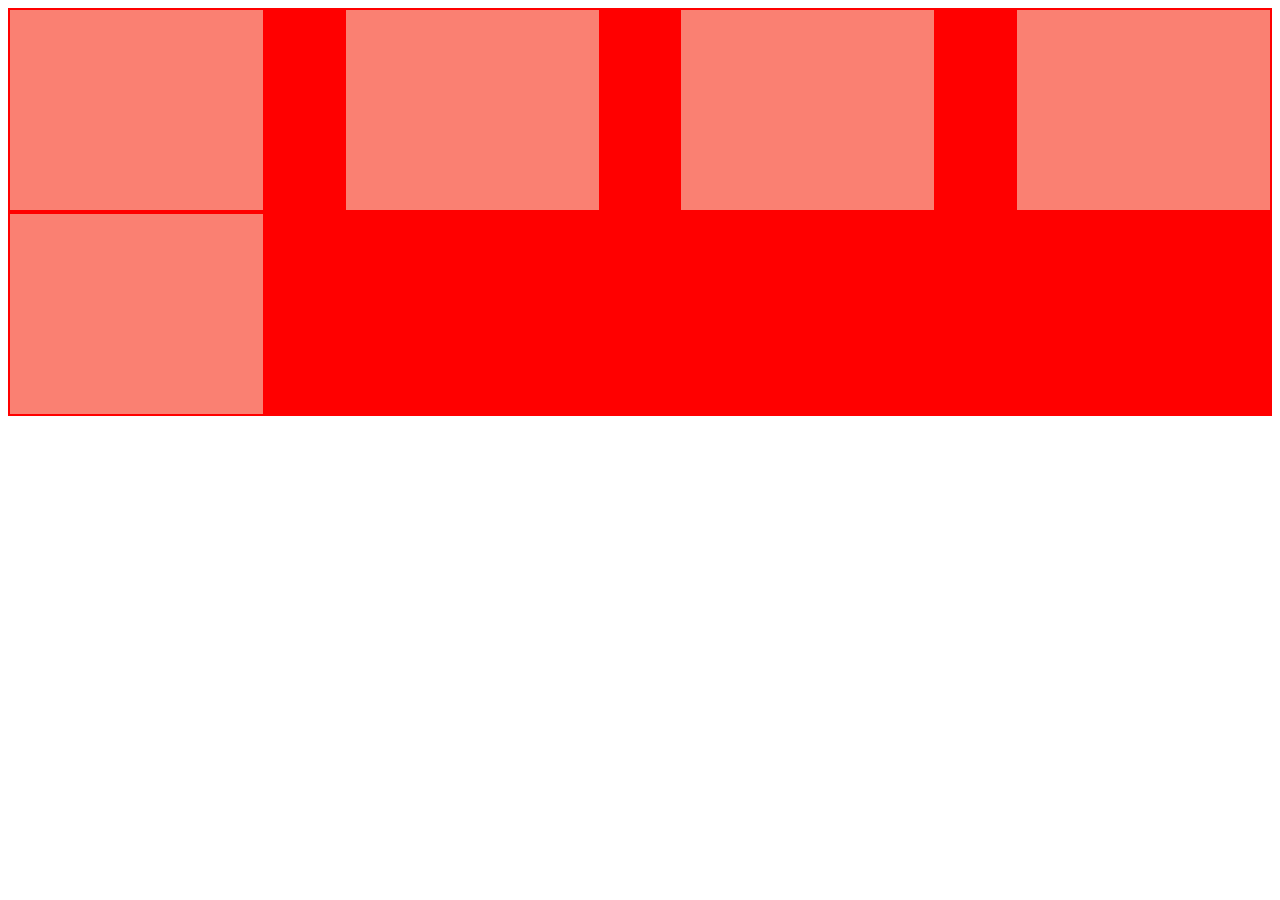
<file: new.html>
<!DOCTYPE html>
<html lang="en">

<head>
    <meta charset="UTF-8">
    <meta name="viewport" content="width=device-width, initial-scale=1.0">
    <title>Document</title>
    <style>
        .container {
            width: 100%;
            background-color: red;
            display: flex;
            flex-wrap: wrap;
            justify-content: space-between;

        }

        .flex-box {
            height: 200px;
            width: 20%;
            background-color: salmon;
            margin: 2px;
        }
    </style>
</head>

<body>
    <div class="container">
        <div class="flex-box"></div>
        <div class="flex-box"></div>
        <div class="flex-box"></div>
        <div class="flex-box"></div>
        <div class="flex-box"></div>
    </div>

</body>

</html>
</file>
<file: style.css>
* {
  margin: 0;
  padding: 0;
  box-sizing: border-box;
  scroll-behavior: smooth;
  font-family: "MycustomFont";
}

html,
body {
  height: 100%;
  width: 100%;
  background-color: #fdfbf5;
  padding: 0.5rem;
}

main {
  width: 100%;
  padding: 1rem;
  border: 1px solid black;
}

.view-1 {
  display: flex;
  flex-direction: column;
  align-items: start;
}
.view-1 h1 {
  color: #484848;
  font-size: 1rem;
  font-family: "Roboto Mono", monospace;
  font-weight: 300;
  text-transform: uppercase;
  padding-left: 0.4rem;
}
.view-1 h2 {
  width: 70%;
  font-size: 4rem;
  font-weight: 500;
  font-family: "Syne", serif;
  letter-spacing: -0.01em;
}
.view-1 .pic {
  height: 220px;
  width: 100%;
  padding-top: 1.5rem;
}
.view-1 img {
  height: 100%;
  width: 100%;
  -o-object-fit: cover;
     object-fit: cover;
  border-radius: 25px;
}

.view-2 {
  display: flex;
  flex-direction: column;
  padding: 2rem 0rem;
  width: 100%;
  position: relative;
}
.view-2 .top {
  display: flex;
  flex-direction: column;
  justify-content: space-between;
  padding: 1rem 0rem;
  gap: 2rem;
  width: 100%;
  height: 100%;
  position: sticky;
  top: 0%;
  background-color: #fdfbf5;
}
.view-2 .top .text p {
  color: #484848;
  font-size: 1rem;
  font-family: "Roboto Mono", monospace;
  font-weight: 300;
  text-transform: uppercase;
  padding-left: 0.4rem;
}
.view-2 .top .text h1 {
  font-size: 3.1rem;
  font-weight: 500;
  font-family: "Syne", serif;
  letter-spacing: -0.01em;
}
.view-2 .top button {
  background-color: #000;
  width: -moz-fit-content;
  width: fit-content;
  color: #fdfbf5;
  padding: 0.7rem 1.4rem;
  border-radius: 10px;
  letter-spacing: 0.1rem;
  font-family: "Syne", serif;
}
.view-2 #line {
  height: 1px;
  width: 100%;
  background-color: #000;
  margin-top: 1rem;
  align-self: unset;
}
.view-2 .bottom {
  display: flex;
  flex-direction: column;
  gap: 2px;
  width: 100%;
}
.view-2 .bottom .box {
  display: flex;
  justify-content: space-between;
  flex-direction: column;
  gap: 15px;
  padding: 2rem 0.5rem;
}
.view-2 .bottom .box svg {
  width: 3.5rem;
}
.view-2 .bottom .box h1 {
  font-size: 2rem;
  font-family: "Syne", serif;
  font-weight: 500;
}
.view-2 .bottom .box h2 {
  font-size: 1rem;
  font-family: "Satoshi", "Satoshi Placeholder", sans-serif;
  font-weight: 100;
  color: #191919;
  line-height: 1.6;
}

.view-3 {
  position: relative;
  display: flex;
  flex-direction: column;
  justify-content: space-between;
  padding: 2rem 0rem;
}
.view-3 .info {
  height: 100%;
  display: flex;
  flex-direction: column;
  position: sticky;
  top: 0%;
  background-color: #fdfbf5;
}
.view-3 .info h1 {
  font-size: 2.3rem;
  font-weight: 600;
  font-family: "Syne", serif;
  width: 50%;
}
.view-3 .info h2 {
  font-size: 1.3rem;
  font-family: "Satoshi", "Satoshi Placeholder", sans-serif;
  font-weight: 100;
  padding: 0.5rem 2rem 0rem 0rem;
  color: #191919;
  position: sticky;
  top: 0%;
}
.view-3 #line {
  height: 0.01rem;
  width: 100%;
  background-color: #000;
  margin-top: 2rem;
  align-self: unset;
}
.view-3 .videoes {
  width: 100%;
  padding: 2rem 0rem;
  display: flex;
  flex-direction: column;
  flex-wrap: wrap;
}
.view-3 .videoes .character {
  display: flex;
  flex-direction: column;
  padding: 1rem 0rem;
  width: 100%;
}
.view-3 .videoes .character video {
  cursor: auto;
  border-radius: 16px;
  width: 100%;
  height: 100%;
  -o-object-position: 50% 50%;
     object-position: 50% 50%;
}
.view-3 .videoes .character h1 {
  font-size: 1.5rem;
  font-weight: 500;
  font-family: "Syne", serif;
  width: 60%;
  padding-top: 1rem;
}
.view-3 .videoes .character h2 {
  font-family: "Roboto Mono", monospace;
  font-weight: 100;
  font-style: normal;
  font-size: 1rem;
  padding-top: 0.2rem;
  text-transform: uppercase;
}

.view-4 {
  display: flex;
  flex-direction: column;
  justify-content: space-between;
  padding: 2rem 0rem;
}
.view-4 svg {
  width: 4rem;
}
.view-4 #line {
  display: none;
  height: 1px;
  background-color: #000;
  align-self: stretch;
  margin: 1rem;
}
.view-4 .title {
  display: flex;
  flex-direction: column;
  justify-content: space-between;
}
.view-4 .title .sub-title h2 {
  color: #484848;
  font-size: 1rem;
  font-family: "Roboto Mono", monospace;
  font-weight: 300;
  text-transform: uppercase;
  padding-left: 0.4rem;
  padding-top: 3rem;
  padding-bottom: 0.5rem;
}
.view-4 .title .sub-title h1 {
  font-size: 3.1rem;
  font-weight: 500;
  font-family: "Syne", serif;
  letter-spacing: -0.01em;
  text-transform: uppercase;
}
.view-4 .title svg {
  display: block;
  width: 2rem;
}
.view-4 .title .innovationsvg {
  display: none;
}
.view-4 .para {
  height: 100%;
  display: flex;
  flex-direction: column;
  justify-content: space-between;
  gap: 10px;
}
.view-4 .para p {
  font-family: "Satoshi", "Satoshi Placeholder", sans-serif;
  font-size: 1.3rem;
  padding: 2rem 0rem;
  font-weight: 200;
}
.view-4 .para button {
  background-color: #000;
  width: -moz-fit-content;
  width: fit-content;
  color: #fdfbf5;
  padding: 0.7rem 1.4rem;
  border-radius: 10px;
  letter-spacing: 0.1rem;
  font-family: "Syne", serif;
}

/* Home Page Css */
.view-5 {
  display: flex;
  flex-direction: column;
  width: 100%;
  padding: 1rem;
}
.view-5 .left svg {
  width: 3.2rem;
}
.view-5 .left h1 {
  font-size: 3rem;
  font-weight: 500;
  font-family: "Syne", serif;
  letter-spacing: -0.01em;
  width: 90%;
  padding-top: 2rem;
}
.view-5 .left h2 {
  font-family: "Satoshi", "Satoshi Placeholder", sans-serif;
  font-size: 1.3rem;
  padding: 0.7rem 0rem;
  font-weight: 200;
}
.view-5 .left .svg-2 {
  display: none;
}

.view-6 {
  display: flex;
  flex-direction: column;
  width: 100%;
}
.view-6 .top {
  display: none;
}
.view-6 #line {
  height: 1px;
  width: 100%;
  background-color: #000;
  margin-top: 1rem;
  align-self: unset;
}
.view-6 .bottom #line {
  height: 1px;
  width: 100%;
  background-color: #000;
  margin-top: 1rem;
  align-self: unset;
}
.view-6 .bottom .box {
  display: flex;
  justify-content: space-between;
  flex-direction: column;
  gap: 15px;
  padding: 2rem 0.5rem;
}
.view-6 .bottom .box svg {
  width: 3.5rem;
}
.view-6 .bottom .box h1 {
  font-size: 2rem;
  font-family: "Syne", serif;
  font-weight: 500;
  padding-top: 1rem;
  text-transform: uppercase;
}
.view-6 .bottom .box h2 {
  font-size: 1rem;
  font-family: "Satoshi", "Satoshi Placeholder", sans-serif;
  font-weight: 100;
  color: #191919;
  line-height: 1.6;
}

.view-7 {
  padding-top: 2rem;
}
.view-7 #line {
  height: 0.5px;
  width: 100%;
  background-color: #7f7e7b;
  margin-top: 1rem;
  align-self: unset;
}
.view-7 .newst {
  display: flex;
  flex-direction: column;
}
.view-7 .newst .information {
  display: flex;
  flex-direction: column;
  justify-content: space-between;
  gap: 8px;
}
.view-7 .newst .information h1 {
  width: 70%;
  font-size: 2.5rem;
  font-weight: 500;
  font-family: "Syne", serif;
  letter-spacing: -0.01em;
  text-transform: uppercase;
  padding-top: 2rem;
}
.view-7 .newst .information h2 {
  font-family: "Satoshi", "Satoshi Placeholder", sans-serif;
  font-size: 1.3rem;
  padding: 0.7rem 0rem;
  font-weight: 200;
}
.view-7 .newst .information button {
  background-color: #000;
  width: -moz-fit-content;
  width: fit-content;
  color: #fdfbf5;
  padding: 0.7rem 1.4rem;
  margin: 0%;
  margin-top: 2rem;
  border-radius: 10px;
  letter-spacing: 0.1rem;
  font-family: "Syne", serif;
}
.view-7 .newst .pictures {
  display: flex;
  flex-direction: column;
  gap: 2rem;
  height: 100%;
  width: 100%;
  padding-top: 2rem;
}
.view-7 .newst .pictures .pics {
  height: 100%;
  width: 100%;
  display: flex;
  flex-direction: column;
  gap: 1rem;
}
.view-7 .newst .pictures .pics img {
  height: 100%;
  width: 100%;
  border-radius: 20px;
  aspect-ratio: 2/1.2;
}
.view-7 .newst .pictures .pics .text {
  width: 100%;
  display: flex;
  justify-content: space-between;
  flex-direction: row;
  align-items: center;
}
.view-7 .newst .pictures .pics .text h1 {
  font-size: 1.4rem;
  font-family: "Syne", serif;
  font-weight: 500;
}
.view-7 .newst .pictures .pics .text p {
  font-family: "Satoshi", "Satoshi Placeholder", sans-serif;
  font-size: 1rem;
}

@media (min-width: 1020px) {
  main {
    padding: 1.8rem;
  }
  .view-1 h2 {
    width: 100%;
    font-size: 6.2rem;
  }
  .view-1 .pic {
    height: 100%;
  }
  .view-2 {
    display: flex;
    flex-direction: row;
  }
  .view-2 .top {
    display: flex;
    flex-direction: column;
    justify-content: space-between;
    padding: 1rem 0rem;
    gap: 2rem;
    height: 900px;
    width: 100%;
    position: relative;
    background-color: #fdfbf5;
  }
  .view-2 .top .text {
    position: sticky;
    top: 0%;
  }
  .view-2 .top .text h1 {
    font-size: 5rem;
    font-weight: 500;
    font-family: "Syne", serif;
    letter-spacing: -0.01em;
  }
  .view-2 .top button {
    background-color: #000;
    width: -moz-fit-content;
    width: fit-content;
    color: #fdfbf5;
    padding: 0.7rem 1.4rem;
    border-radius: 10px;
    letter-spacing: 0.1rem;
    font-family: "Syne", serif;
    margin: 2rem 0rem;
  }
  .view-2 #line {
    height: initial;
    width: 1px;
    margin: 1rem 3rem;
    align-self: unset;
  }
  .view-2 .bottom {
    display: flex;
    flex-direction: column;
    gap: 2px;
    width: 50%;
  }
  .view-2 .bottom .box {
    display: flex;
    justify-content: space-between;
    flex-direction: column;
    gap: 15px;
    padding: 2rem 0.5rem;
  }
  .view-2 .bottom .box svg {
    width: 3.5rem;
  }
  .view-2 .bottom .box h1 {
    font-size: 2rem;
    font-family: "Syne", serif;
    font-weight: 500;
  }
  .view-2 .bottom .box h2 {
    font-size: 1rem;
    font-family: "Satoshi", "Satoshi Placeholder", sans-serif;
    font-weight: 100;
    color: #191919;
    line-height: 1.6;
  }
  .view-2 .bottom #line {
    height: 1px;
    width: initial;
    align-self: stretch;
    margin: 0.5rem;
  }
  .view-3 {
    display: flex;
    flex-direction: row;
    width: 100%;
    padding: 2rem 0rem;
  }
  .view-3 .info {
    padding-top: 2rem;
    padding-left: 2rem;
  }
  .view-3 .info h1 {
    font-size: 4rem;
  }
  .view-3 .info h2 {
    font-size: 1.5rem;
    width: 70%;
    font-weight: 400;
  }
  .view-3 #line {
    height: initial;
    width: 1px;
    background-color: #000;
    margin-top: 2rem;
    align-self: unset;
  }
  .view-3 .videoes {
    height: 100%;
    width: 78%;
    padding: 2rem 0rem;
    flex-wrap: wrap;
    display: flex;
    flex-direction: row;
    gap: 2px;
    justify-content: center;
  }
  .view-3 .videoes .character {
    display: flex;
    flex-direction: column;
    padding: 1rem 0rem;
    height: 100%;
    width: 45%;
    margin: 0.5rem;
  }
  .view-3 .videoes .character video {
    cursor: auto;
    border-radius: 16px;
    width: 100%;
    height: 100%;
    -o-object-position: 50% 50%;
       object-position: 50% 50%;
    -o-object-fit: contain;
       object-fit: contain;
  }
  .view-4 {
    flex-direction: row;
    height: 100%;
  }
  .view-4 .innovationsvg {
    display: block;
  }
  .view-4 #line {
    display: block;
    height: initial;
    width: 1px;
    background-color: #000;
    align-self: stretch;
    margin: 1rem;
  }
  .view-4 .title {
    height: 100%;
    flex-direction: column;
    justify-content: space-between;
    gap: 3rem;
  }
  .view-4 .title .sub-title h2 {
    color: #484848;
    font-size: 1rem;
    font-family: "Roboto Mono", monospace;
    font-weight: 300;
    text-transform: uppercase;
    padding-left: 0.4rem;
    padding-top: 3rem;
    padding-bottom: 0.5rem;
  }
  .view-4 .title .sub-title h1 {
    font-size: 5rem;
    width: 90%;
    font-weight: 500;
    font-family: "Syne", serif;
    letter-spacing: -0.01em;
    text-transform: uppercase;
  }
  .view-4 .title svg {
    display: none;
  }
  .view-4 .title .innovationsvg {
    display: block;
    width: 4rem;
  }
  .view-4 .para {
    width: 80%;
    padding-left: 2.5rem;
    height: 450px;
    display: flex;
    flex-direction: column;
    justify-content: space-between;
    align-items: start;
    gap: 5rem;
  }
  .view-4 .para p {
    font-family: "Satoshi", "Satoshi Placeholder", sans-serif;
    font-size: 1.7rem;
    padding: 2rem 0rem;
    font-weight: 400;
    width: 90%;
  }
  .view-4 .para button {
    background-color: #000;
    width: -moz-fit-content;
    width: fit-content;
    color: #fdfbf5;
    padding: 0.7rem 1.4rem;
    border-radius: 10px;
    letter-spacing: 0.1rem;
    font-family: "Syne", serif;
  }
  .view-5 {
    height: 100%;
    width: 100%;
    flex-direction: row;
    justify-content: space-between;
  }
  .view-5 .left {
    display: flex;
    flex-direction: column;
    justify-content: space-between;
    width: 50%;
  }
  .view-5 .left svg {
    width: 3.2rem;
    display: none;
  }
  .view-5 .left .svg-2 {
    padding-top: 5rem;
    display: block;
    width: 4rem;
  }
  .view-5 .left h1 {
    font-size: 5.5rem;
    width: 100%;
  }
  .view-5 .left h2 {
    font-size: 1.3rem;
  }
  .view-5 .right {
    width: 48%;
  }
  .view-6 {
    display: flex;
    flex-direction: row;
    justify-content: space-between;
    width: 100%;
    padding-top: 7rem;
  }
  .view-6 .top {
    display: block;
    width: 52%;
    padding-top: 3rem;
  }
  .view-6 .top h2 {
    color: #484848;
    font-size: 1.2rem;
    font-family: "Roboto Mono", monospace;
    font-weight: 300;
    text-transform: uppercase;
    padding-left: 0.4rem;
  }
  .view-6 #line {
    height: initial;
    width: 1px;
    background-color: #000;
    margin-top: 1rem;
    align-self: unset;
  }
  .view-6 .bottom {
    display: flex;
    flex-direction: row;
    flex-wrap: wrap;
    height: 100%;
    width: 99%;
  }
  .view-6 .bottom #line {
    display: flex;
    flex-direction: column;
    height: initial;
    width: 1px;
    background-color: #000;
    margin-top: 1rem;
    align-self: unset;
  }
  .view-6 .bottom .line2 {
    height: 1px;
    width: 95%;
    margin: auto;
    background-color: #000;
    margin-top: 1rem;
    align-self: unset;
  }
  .view-6 .bottom .box {
    display: flex;
    flex-direction: column;
    padding: 1rem 0rem;
    padding-left: 2rem;
    width: 45%;
    margin: 0.8rem;
  }
  .view-6 .bottom .box svg {
    width: 3.8rem;
  }
  .view-6 .bottom .box h1 {
    padding-top: 0.5rem;
    font-size: 2.4rem;
    text-transform: uppercases;
  }
  .view-6 .bottom .box h2 {
    font-size: 1.3rem;
    padding-top: -0.5rem;
  }
  .view-7 {
    height: 100%;
    width: 100%;
  }
  .view-7 #line {
    height: 1px;
    width: 100%;
    background-color: #000;
    margin-top: 1rem;
    align-self: unset;
  }
  .view-7 .newst {
    flex-direction: row;
    width: 100%;
    justify-content: space-between;
  }
  .view-7 .newst .information {
    width: 40%;
  }
  .view-7 .newst .information h1 {
    width: 70%;
    font-size: 2.5rem;
  }
  .view-7 .newst .information h2 {
    font-size: 1.3rem;
  }
  .view-7 .newst .pictures {
    display: flex;
    flex-direction: row;
    justify-content: center;
    flex-wrap: wrap;
    gap: 2rem;
    height: 100%;
    width: 80%;
    padding-top: 2rem;
  }
  .view-7 .newst .pictures .pic-focus {
    width: 100%;
  }
  .view-7 .newst .pictures .pic-focus img {
    height: 100%;
    width: 100%;
    -o-object-fit: cover;
       object-fit: cover;
  }
  .view-7 .newst .pictures .pics {
    height: 100%;
    width: 45%;
    display: flex;
    flex-direction: column;
    gap: 1rem;
  }
  .view-7 .newst .pictures .pics img {
    height: 100%;
    width: 100%;
    border-radius: 20px;
    aspect-ratio: 6/3.5;
  }
  .view-7 .newst .pictures .pics .text {
    width: 100%;
    display: flex;
    justify-content: space-between;
    flex-direction: row;
    align-items: center;
  }
  .view-7 .newst .pictures .pics .text h1 {
    font-size: 1.4rem;
    font-family: "Syne", serif;
    font-weight: 500;
  }
  .view-7 .newst .pictures .pics .text p {
    font-family: "Satoshi", "Satoshi Placeholder", sans-serif;
    font-size: 1rem;
  }
}/*# sourceMappingURL=style.css.map */
</file>
